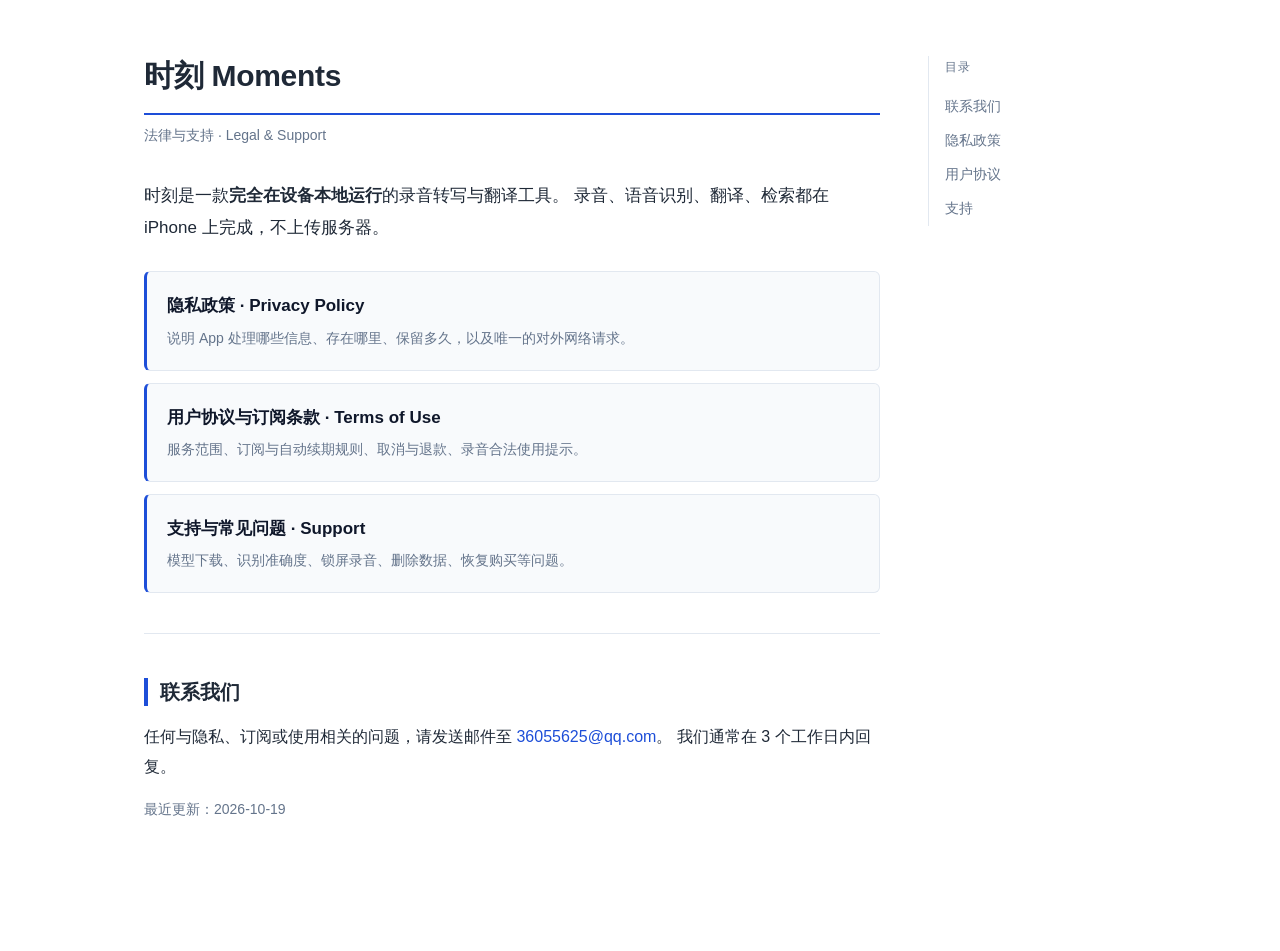
<file: index.html>
<!DOCTYPE html>
<html lang="zh-CN">
<head>
<meta charset="utf-8">
<meta name="viewport" content="width=device-width, initial-scale=1">
<title>时刻 Moments · 法律与支持</title>
<link rel="stylesheet" href="style.css">
</head>
<body>
<div class="wrap">
  <article class="hero">
    <h1>时刻 Moments</h1>
    <p class="meta">法律与支持 · Legal &amp; Support</p>

    <p class="lead">
      时刻是一款<b>完全在设备本地运行</b>的录音转写与翻译工具。
      录音、语音识别、翻译、检索都在 iPhone 上完成，不上传服务器。
    </p>

    <div class="links">
      <a class="link-item" href="privacy.html">
        <div class="t">隐私政策 · Privacy Policy</div>
        <div class="d">说明 App 处理哪些信息、存在哪里、保留多久，以及唯一的对外网络请求。</div>
      </a>

      <a class="link-item" href="terms.html">
        <div class="t">用户协议与订阅条款 · Terms of Use</div>
        <div class="d">服务范围、订阅与自动续期规则、取消与退款、录音合法使用提示。</div>
      </a>

      <a class="link-item" href="support.html">
        <div class="t">支持与常见问题 · Support</div>
        <div class="d">模型下载、识别准确度、锁屏录音、删除数据、恢复购买等问题。</div>
      </a>
    </div>

    <hr>

    <h2 id="contact">联系我们</h2>
    <p>任何与隐私、订阅或使用相关的问题，请发送邮件至
      <a href="mailto:36055625@qq.com">36055625@qq.com</a>。
      我们通常在 3 个工作日内回复。</p>

    <p class="meta">最近更新：2026-10-19</p>
  </article>

  <nav class="toc">
    <div class="toc-title">目录</div>
    <a href="#contact">联系我们</a>
    <a href="privacy.html">隐私政策</a>
    <a href="terms.html">用户协议</a>
    <a href="support.html">支持</a>
  </nav>
</div>
</body>
</html>
</file>
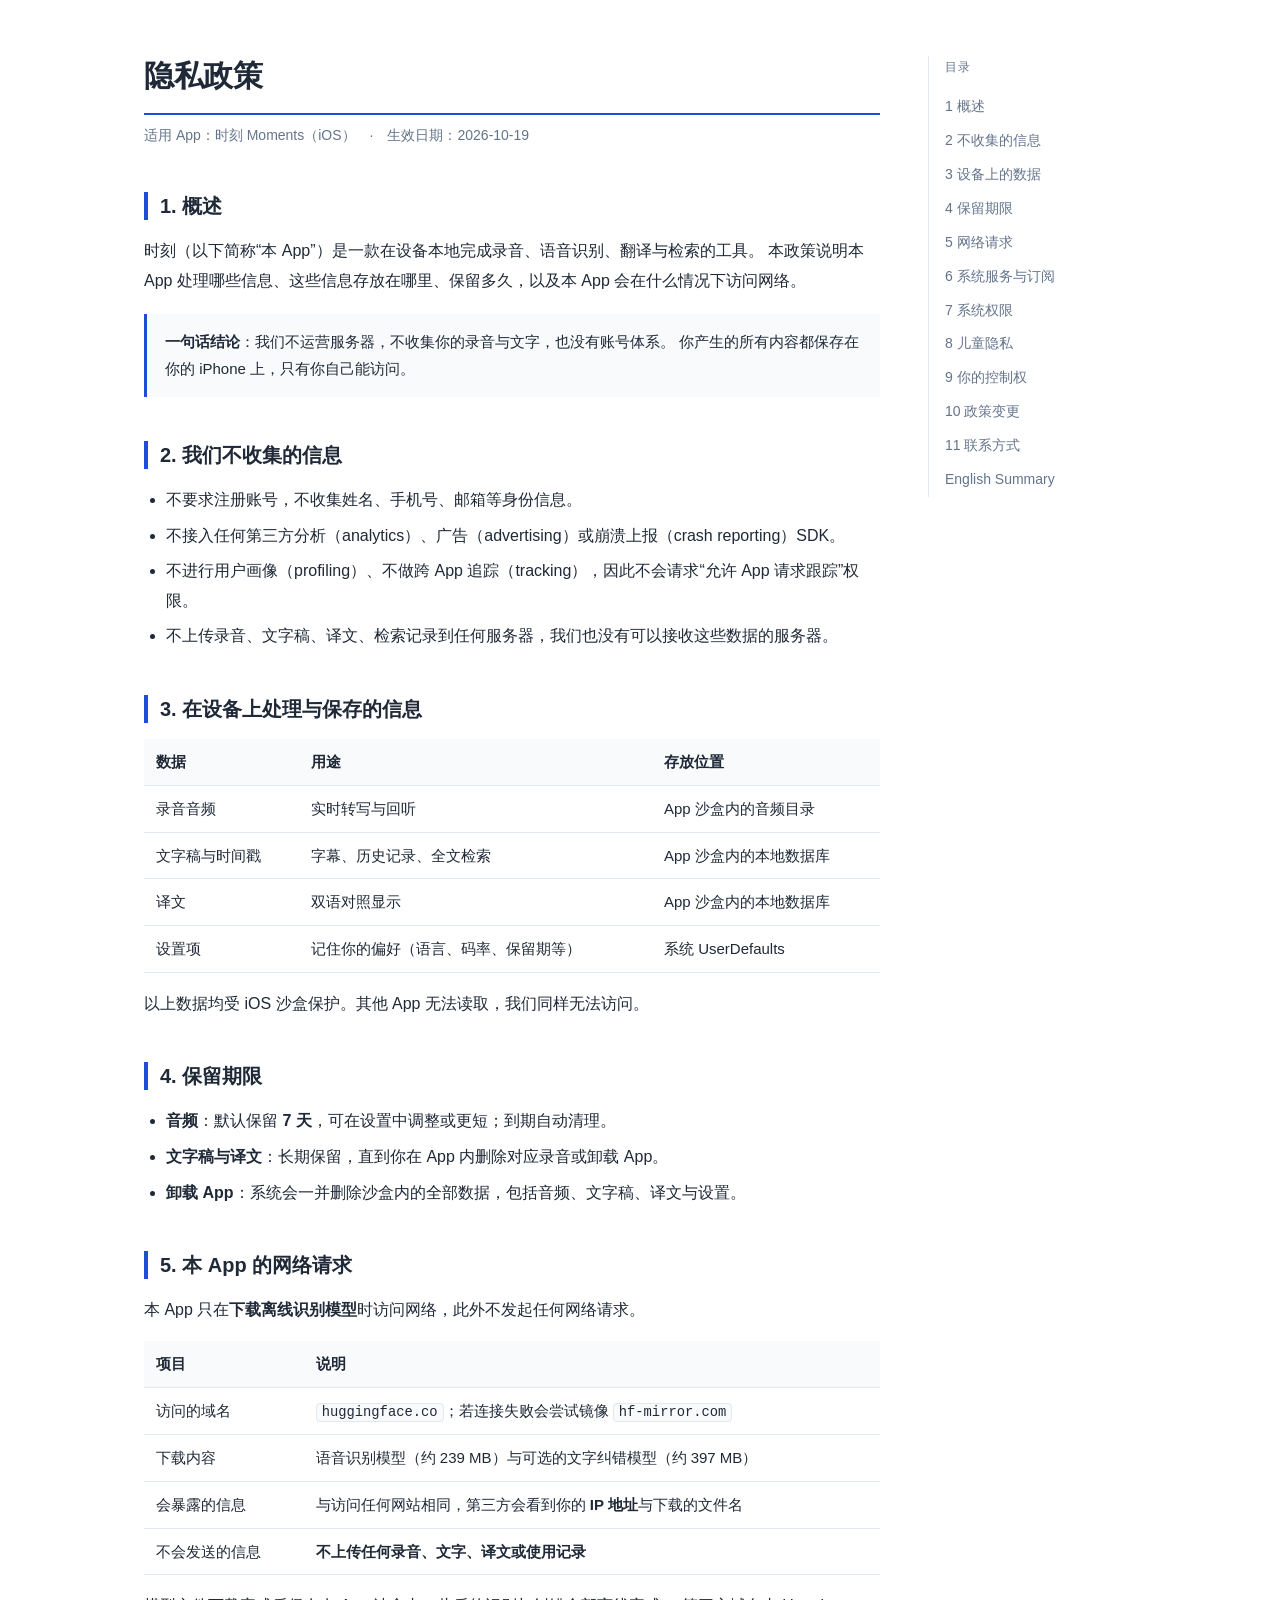
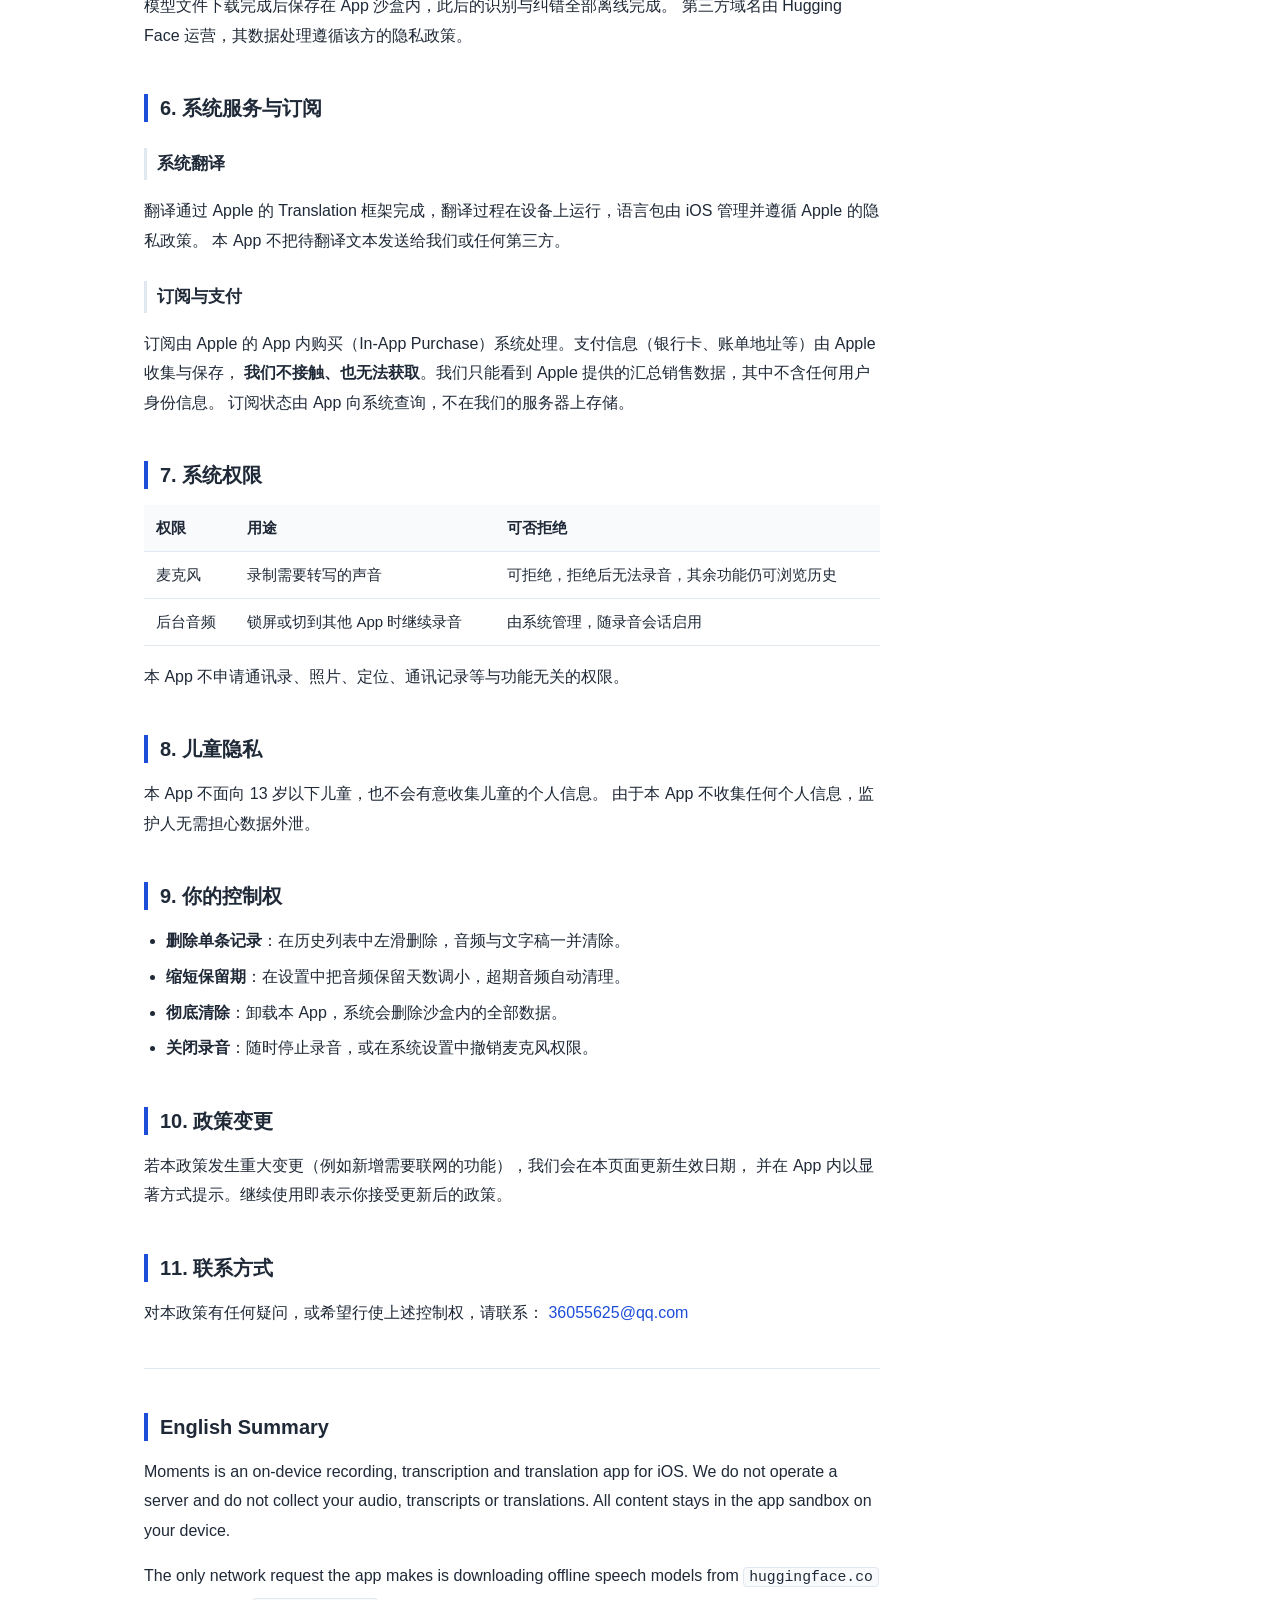
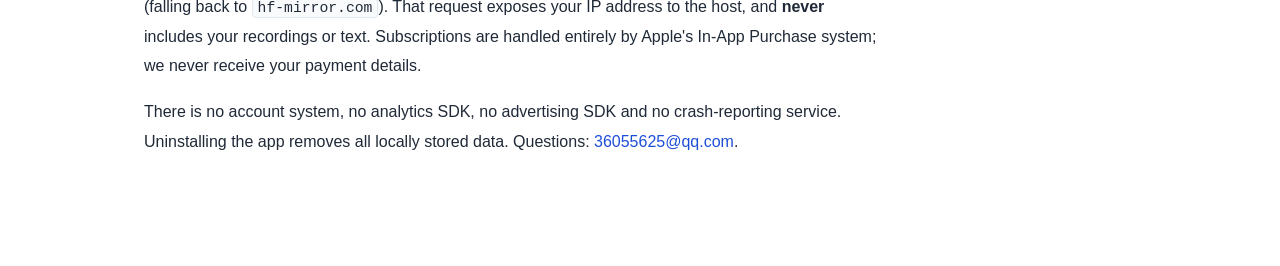
<file: privacy.html>
<!DOCTYPE html>
<html lang="zh-CN">
<head>
<meta charset="utf-8">
<meta name="viewport" content="width=device-width, initial-scale=1">
<title>隐私政策 · 时刻 Moments</title>
<link rel="stylesheet" href="style.css">
</head>
<body>
<div class="wrap">
  <article>
    <h1>隐私政策</h1>
    <p class="meta">适用 App：时刻 Moments（iOS）　·　生效日期：2026-10-19</p>

    <h2 id="overview">1. 概述</h2>
    <p>
      时刻（以下简称“本 App”）是一款在设备本地完成录音、语音识别、翻译与检索的工具。
      本政策说明本 App 处理哪些信息、这些信息存放在哪里、保留多久，以及本 App 会在什么情况下访问网络。
    </p>
    <div class="card">
      <p><b>一句话结论</b>：我们不运营服务器，不收集你的录音与文字，也没有账号体系。
        你产生的所有内容都保存在你的 iPhone 上，只有你自己能访问。</p>
    </div>

    <h2 id="no-collect">2. 我们不收集的信息</h2>
    <ul>
      <li>不要求注册账号，不收集姓名、手机号、邮箱等身份信息。</li>
      <li>不接入任何第三方分析（analytics）、广告（advertising）或崩溃上报（crash reporting）SDK。</li>
      <li>不进行用户画像（profiling）、不做跨 App 追踪（tracking），因此不会请求“允许 App 请求跟踪”权限。</li>
      <li>不上传录音、文字稿、译文、检索记录到任何服务器，我们也没有可以接收这些数据的服务器。</li>
    </ul>

    <h2 id="local-data">3. 在设备上处理与保存的信息</h2>
    <table>
      <thead>
        <tr><th>数据</th><th>用途</th><th>存放位置</th></tr>
      </thead>
      <tbody>
        <tr>
          <td>录音音频</td>
          <td>实时转写与回听</td>
          <td>App 沙盒内的音频目录</td>
        </tr>
        <tr>
          <td>文字稿与时间戳</td>
          <td>字幕、历史记录、全文检索</td>
          <td>App 沙盒内的本地数据库</td>
        </tr>
        <tr>
          <td>译文</td>
          <td>双语对照显示</td>
          <td>App 沙盒内的本地数据库</td>
        </tr>
        <tr>
          <td>设置项</td>
          <td>记住你的偏好（语言、码率、保留期等）</td>
          <td>系统 UserDefaults</td>
        </tr>
      </tbody>
    </table>
    <p>以上数据均受 iOS 沙盒保护。其他 App 无法读取，我们同样无法访问。</p>

    <h2 id="retention">4. 保留期限</h2>
    <ul>
      <li><b>音频</b>：默认保留 <b>7 天</b>，可在设置中调整或更短；到期自动清理。</li>
      <li><b>文字稿与译文</b>：长期保留，直到你在 App 内删除对应录音或卸载 App。</li>
      <li><b>卸载 App</b>：系统会一并删除沙盒内的全部数据，包括音频、文字稿、译文与设置。</li>
    </ul>

    <h2 id="network">5. 本 App 的网络请求</h2>
    <p>
      本 App 只在<b>下载离线识别模型</b>时访问网络，此外不发起任何网络请求。
    </p>
    <table>
      <thead>
        <tr><th>项目</th><th>说明</th></tr>
      </thead>
      <tbody>
        <tr>
          <td>访问的域名</td>
          <td><code>huggingface.co</code>；若连接失败会尝试镜像 <code>hf-mirror.com</code></td>
        </tr>
        <tr>
          <td>下载内容</td>
          <td>语音识别模型（约 239 MB）与可选的文字纠错模型（约 397 MB）</td>
        </tr>
        <tr>
          <td>会暴露的信息</td>
          <td>与访问任何网站相同，第三方会看到你的 <b>IP 地址</b>与下载的文件名</td>
        </tr>
        <tr>
          <td>不会发送的信息</td>
          <td><b>不上传任何录音、文字、译文或使用记录</b></td>
        </tr>
      </tbody>
    </table>
    <p>
      模型文件下载完成后保存在 App 沙盒内，此后的识别与纠错全部离线完成。
      第三方域名由 Hugging Face 运营，其数据处理遵循该方的隐私政策。
    </p>

    <h2 id="system">6. 系统服务与订阅</h2>
    <h3>系统翻译</h3>
    <p>
      翻译通过 Apple 的 Translation 框架完成，翻译过程在设备上运行，语言包由 iOS 管理并遵循 Apple 的隐私政策。
      本 App 不把待翻译文本发送给我们或任何第三方。
    </p>
    <h3>订阅与支付</h3>
    <p>
      订阅由 Apple 的 App 内购买（In-App Purchase）系统处理。支付信息（银行卡、账单地址等）由 Apple 收集与保存，
      <b>我们不接触、也无法获取</b>。我们只能看到 Apple 提供的汇总销售数据，其中不含任何用户身份信息。
      订阅状态由 App 向系统查询，不在我们的服务器上存储。
    </p>

    <h2 id="permissions">7. 系统权限</h2>
    <table>
      <thead>
        <tr><th>权限</th><th>用途</th><th>可否拒绝</th></tr>
      </thead>
      <tbody>
        <tr>
          <td>麦克风</td>
          <td>录制需要转写的声音</td>
          <td>可拒绝，拒绝后无法录音，其余功能仍可浏览历史</td>
        </tr>
        <tr>
          <td>后台音频</td>
          <td>锁屏或切到其他 App 时继续录音</td>
          <td>由系统管理，随录音会话启用</td>
        </tr>
      </tbody>
    </table>
    <p>本 App 不申请通讯录、照片、定位、通讯记录等与功能无关的权限。</p>

    <h2 id="children">8. 儿童隐私</h2>
    <p>
      本 App 不面向 13 岁以下儿童，也不会有意收集儿童的个人信息。
      由于本 App 不收集任何个人信息，监护人无需担心数据外泄。
    </p>

    <h2 id="rights">9. 你的控制权</h2>
    <ul>
      <li><b>删除单条记录</b>：在历史列表中左滑删除，音频与文字稿一并清除。</li>
      <li><b>缩短保留期</b>：在设置中把音频保留天数调小，超期音频自动清理。</li>
      <li><b>彻底清除</b>：卸载本 App，系统会删除沙盒内的全部数据。</li>
      <li><b>关闭录音</b>：随时停止录音，或在系统设置中撤销麦克风权限。</li>
    </ul>

    <h2 id="changes">10. 政策变更</h2>
    <p>
      若本政策发生重大变更（例如新增需要联网的功能），我们会在本页面更新生效日期，
      并在 App 内以显著方式提示。继续使用即表示你接受更新后的政策。
    </p>

    <h2 id="contact">11. 联系方式</h2>
    <p>
      对本政策有任何疑问，或希望行使上述控制权，请联系：
      <a href="mailto:36055625@qq.com">36055625@qq.com</a>
    </p>

    <hr>

    <h2 id="english">English Summary</h2>
    <p>
      Moments is an on-device recording, transcription and translation app for iOS.
      We do not operate a server and do not collect your audio, transcripts or translations.
      All content stays in the app sandbox on your device.
    </p>
    <p>
      The only network request the app makes is downloading offline speech models from
      <code>huggingface.co</code> (falling back to <code>hf-mirror.com</code>).
      That request exposes your IP address to the host, and <b>never</b> includes your recordings or text.
      Subscriptions are handled entirely by Apple's In-App Purchase system; we never receive your payment details.
    </p>
    <p>
      There is no account system, no analytics SDK, no advertising SDK and no crash-reporting service.
      Uninstalling the app removes all locally stored data. Questions:
      <a href="mailto:36055625@qq.com">36055625@qq.com</a>.
    </p>
  </article>

  <nav class="toc">
    <div class="toc-title">目录</div>
    <a href="#overview">1 概述</a>
    <a href="#no-collect">2 不收集的信息</a>
    <a href="#local-data">3 设备上的数据</a>
    <a href="#retention">4 保留期限</a>
    <a href="#network">5 网络请求</a>
    <a href="#system">6 系统服务与订阅</a>
    <a href="#permissions">7 系统权限</a>
    <a href="#children">8 儿童隐私</a>
    <a href="#rights">9 你的控制权</a>
    <a href="#changes">10 政策变更</a>
    <a href="#contact">11 联系方式</a>
    <a href="#english">English Summary</a>
  </nav>
</div>
</body>
</html>
</file>
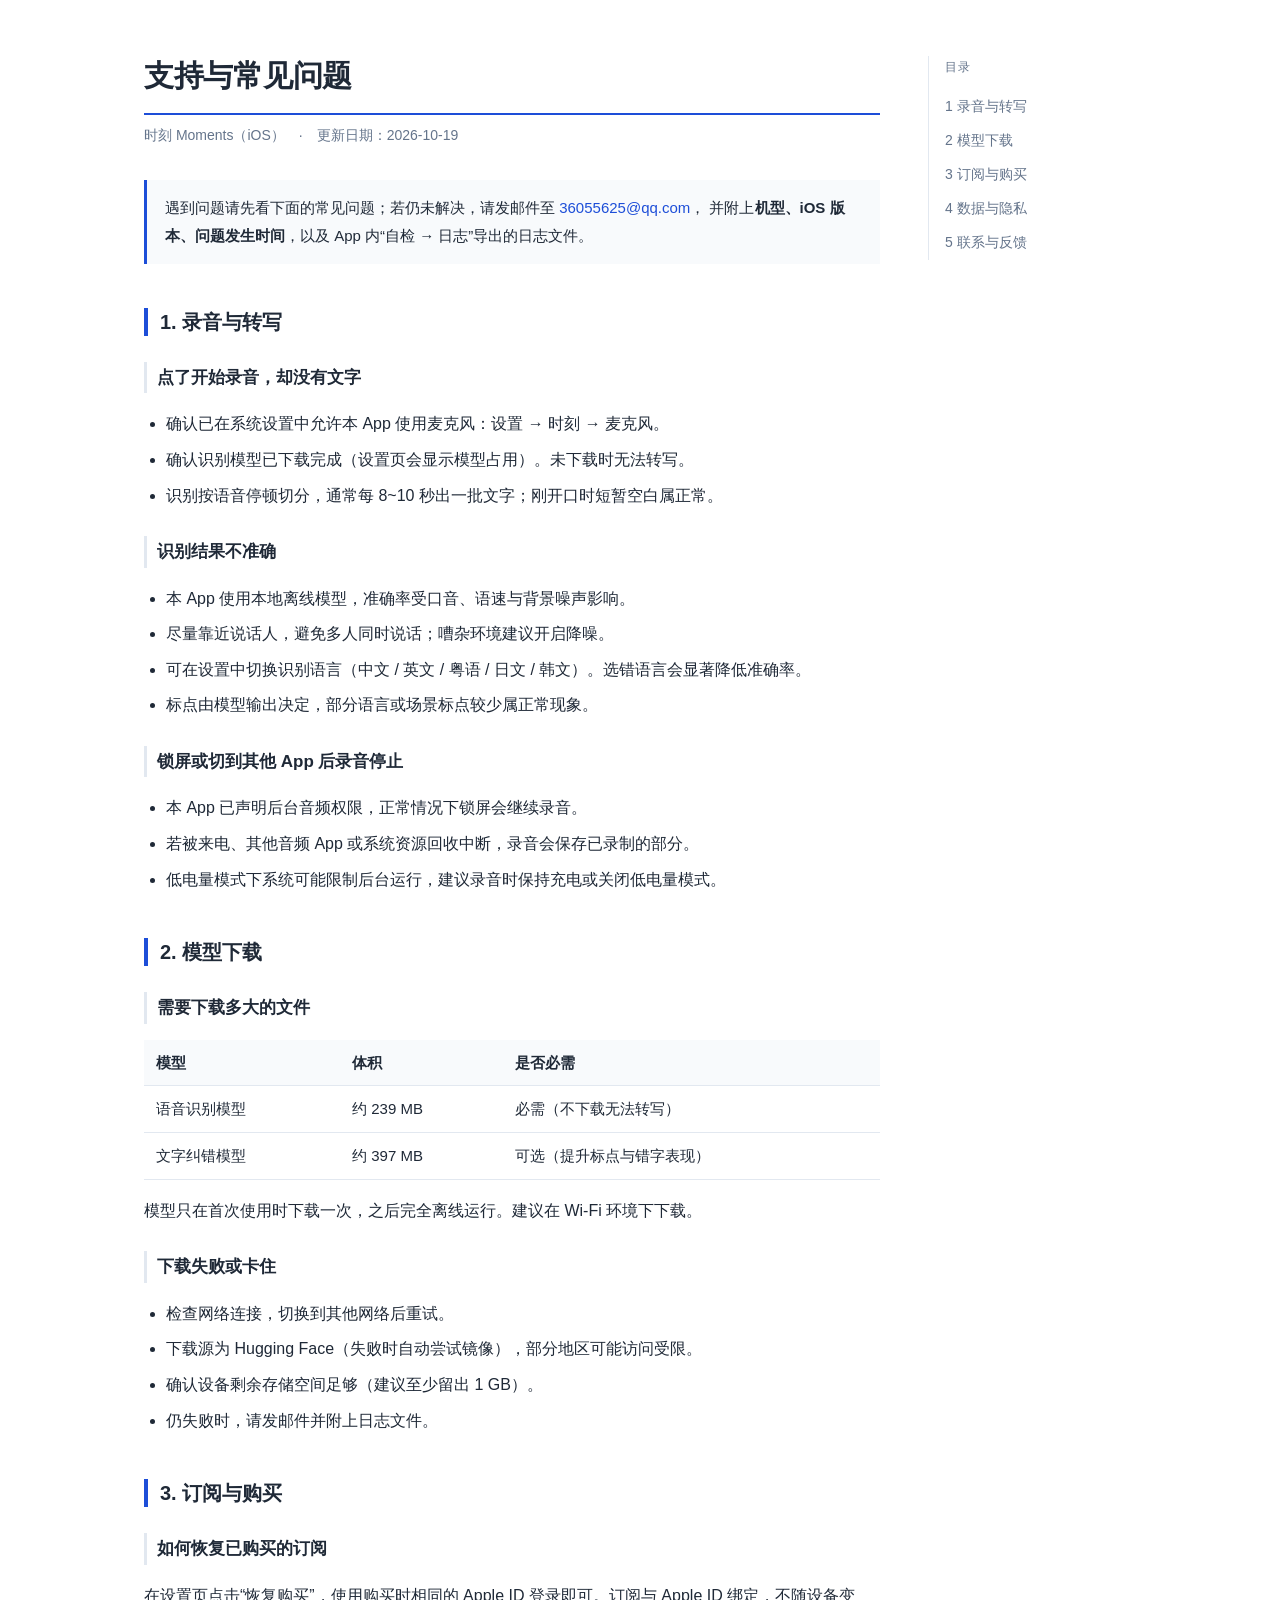
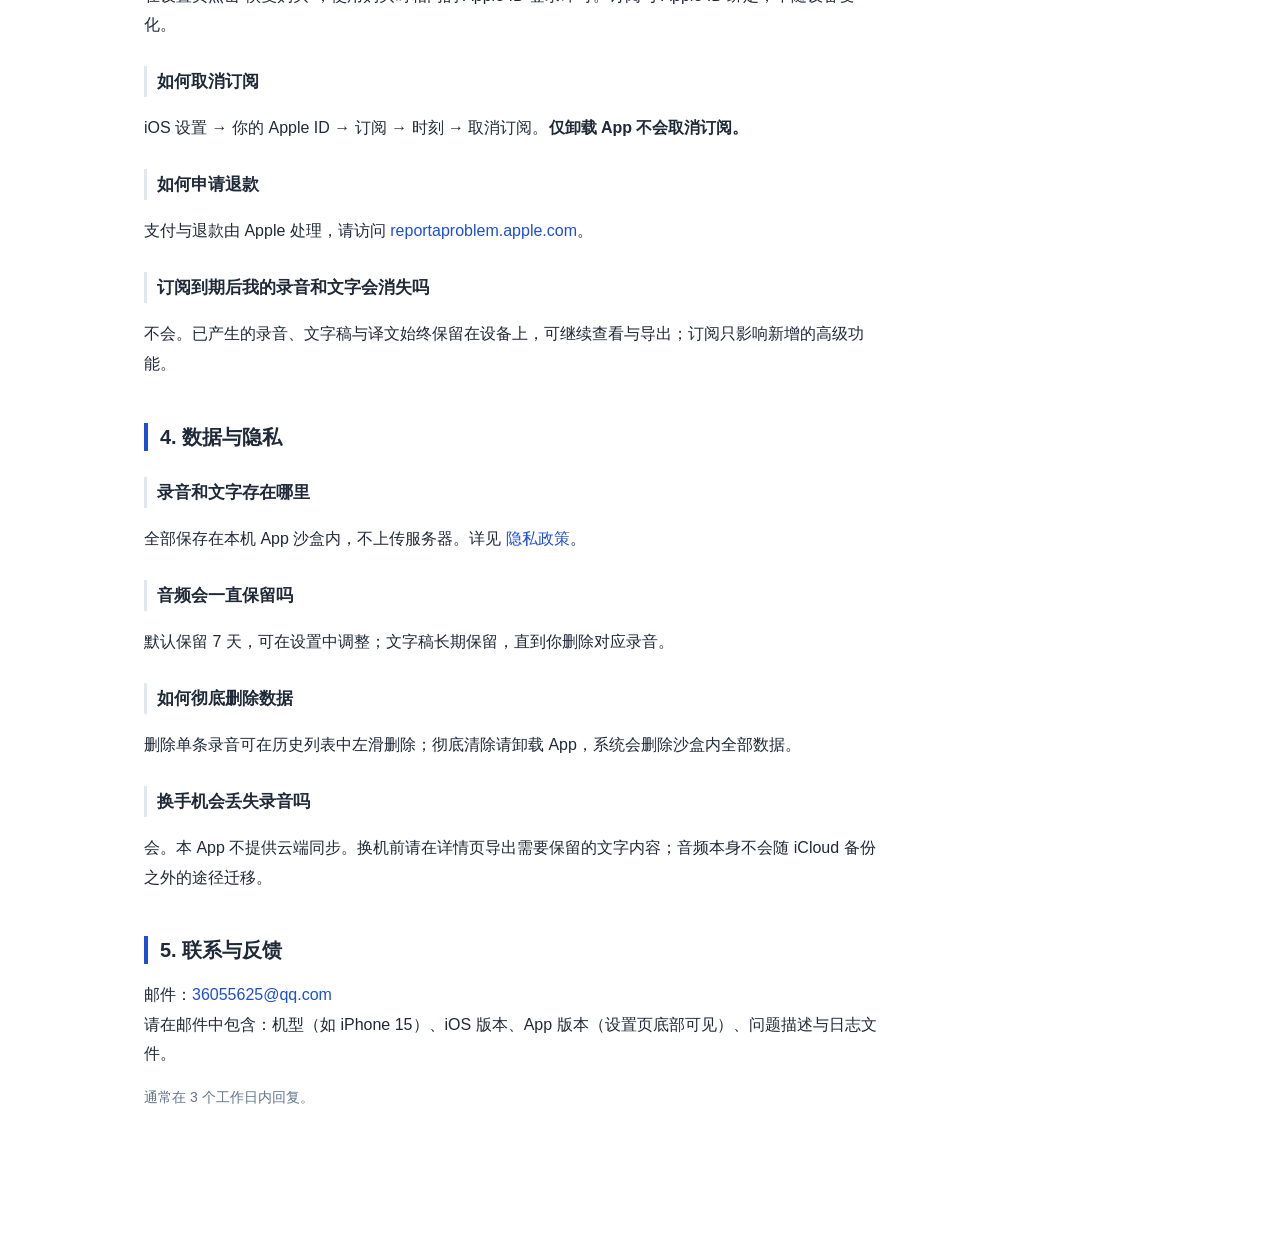
<file: support.html>
<!DOCTYPE html>
<html lang="zh-CN">
<head>
<meta charset="utf-8">
<meta name="viewport" content="width=device-width, initial-scale=1">
<title>支持与常见问题 · 时刻 Moments</title>
<link rel="stylesheet" href="style.css">
</head>
<body>
<div class="wrap">
  <article>
    <h1>支持与常见问题</h1>
    <p class="meta">时刻 Moments（iOS）　·　更新日期：2026-10-19</p>

    <div class="card">
      <p>遇到问题请先看下面的常见问题；若仍未解决，请发邮件至
        <a href="mailto:36055625@qq.com">36055625@qq.com</a>，
        并附上<b>机型、iOS 版本、问题发生时间</b>，以及 App 内“自检 → 日志”导出的日志文件。</p>
    </div>

    <h2 id="record">1. 录音与转写</h2>

    <h3>点了开始录音，却没有文字</h3>
    <ul>
      <li>确认已在系统设置中允许本 App 使用麦克风：设置 → 时刻 → 麦克风。</li>
      <li>确认识别模型已下载完成（设置页会显示模型占用）。未下载时无法转写。</li>
      <li>识别按语音停顿切分，通常每 8~10 秒出一批文字；刚开口时短暂空白属正常。</li>
    </ul>

    <h3>识别结果不准确</h3>
    <ul>
      <li>本 App 使用本地离线模型，准确率受口音、语速与背景噪声影响。</li>
      <li>尽量靠近说话人，避免多人同时说话；嘈杂环境建议开启降噪。</li>
      <li>可在设置中切换识别语言（中文 / 英文 / 粤语 / 日文 / 韩文）。选错语言会显著降低准确率。</li>
      <li>标点由模型输出决定，部分语言或场景标点较少属正常现象。</li>
    </ul>

    <h3>锁屏或切到其他 App 后录音停止</h3>
    <ul>
      <li>本 App 已声明后台音频权限，正常情况下锁屏会继续录音。</li>
      <li>若被来电、其他音频 App 或系统资源回收中断，录音会保存已录制的部分。</li>
      <li>低电量模式下系统可能限制后台运行，建议录音时保持充电或关闭低电量模式。</li>
    </ul>

    <h2 id="model">2. 模型下载</h2>

    <h3>需要下载多大的文件</h3>
    <table>
      <thead><tr><th>模型</th><th>体积</th><th>是否必需</th></tr></thead>
      <tbody>
        <tr><td>语音识别模型</td><td>约 239 MB</td><td>必需（不下载无法转写）</td></tr>
        <tr><td>文字纠错模型</td><td>约 397 MB</td><td>可选（提升标点与错字表现）</td></tr>
      </tbody>
    </table>
    <p>模型只在首次使用时下载一次，之后完全离线运行。建议在 Wi-Fi 环境下下载。</p>

    <h3>下载失败或卡住</h3>
    <ul>
      <li>检查网络连接，切换到其他网络后重试。</li>
      <li>下载源为 Hugging Face（失败时自动尝试镜像），部分地区可能访问受限。</li>
      <li>确认设备剩余存储空间足够（建议至少留出 1 GB）。</li>
      <li>仍失败时，请发邮件并附上日志文件。</li>
    </ul>

    <h2 id="subscription">3. 订阅与购买</h2>

    <h3>如何恢复已购买的订阅</h3>
    <p>在设置页点击“恢复购买”，使用购买时相同的 Apple ID 登录即可。订阅与 Apple ID 绑定，不随设备变化。</p>

    <h3>如何取消订阅</h3>
    <p>iOS 设置 → 你的 Apple ID → 订阅 → 时刻 → 取消订阅。<b>仅卸载 App 不会取消订阅。</b></p>

    <h3>如何申请退款</h3>
    <p>支付与退款由 Apple 处理，请访问
      <a href="https://reportaproblem.apple.com" target="_blank" rel="noopener">reportaproblem.apple.com</a>。</p>

    <h3>订阅到期后我的录音和文字会消失吗</h3>
    <p>不会。已产生的录音、文字稿与译文始终保留在设备上，可继续查看与导出；订阅只影响新增的高级功能。</p>

    <h2 id="data">4. 数据与隐私</h2>

    <h3>录音和文字存在哪里</h3>
    <p>全部保存在本机 App 沙盒内，不上传服务器。详见
      <a href="privacy.html">隐私政策</a>。</p>

    <h3>音频会一直保留吗</h3>
    <p>默认保留 7 天，可在设置中调整；文字稿长期保留，直到你删除对应录音。</p>

    <h3>如何彻底删除数据</h3>
    <p>删除单条录音可在历史列表中左滑删除；彻底清除请卸载 App，系统会删除沙盒内全部数据。</p>

    <h3>换手机会丢失录音吗</h3>
    <p>会。本 App 不提供云端同步。换机前请在详情页导出需要保留的文字内容；音频本身不会随 iCloud 备份之外的途径迁移。</p>

    <h2 id="contact">5. 联系与反馈</h2>
    <p>
      邮件：<a href="mailto:36055625@qq.com">36055625@qq.com</a><br>
      请在邮件中包含：机型（如 iPhone 15）、iOS 版本、App 版本（设置页底部可见）、问题描述与日志文件。
    </p>
    <p class="meta">通常在 3 个工作日内回复。</p>
  </article>

  <nav class="toc">
    <div class="toc-title">目录</div>
    <a href="#record">1 录音与转写</a>
    <a href="#model">2 模型下载</a>
    <a href="#subscription">3 订阅与购买</a>
    <a href="#data">4 数据与隐私</a>
    <a href="#contact">5 联系与反馈</a>
  </nav>
</div>
</body>
</html>
</file>
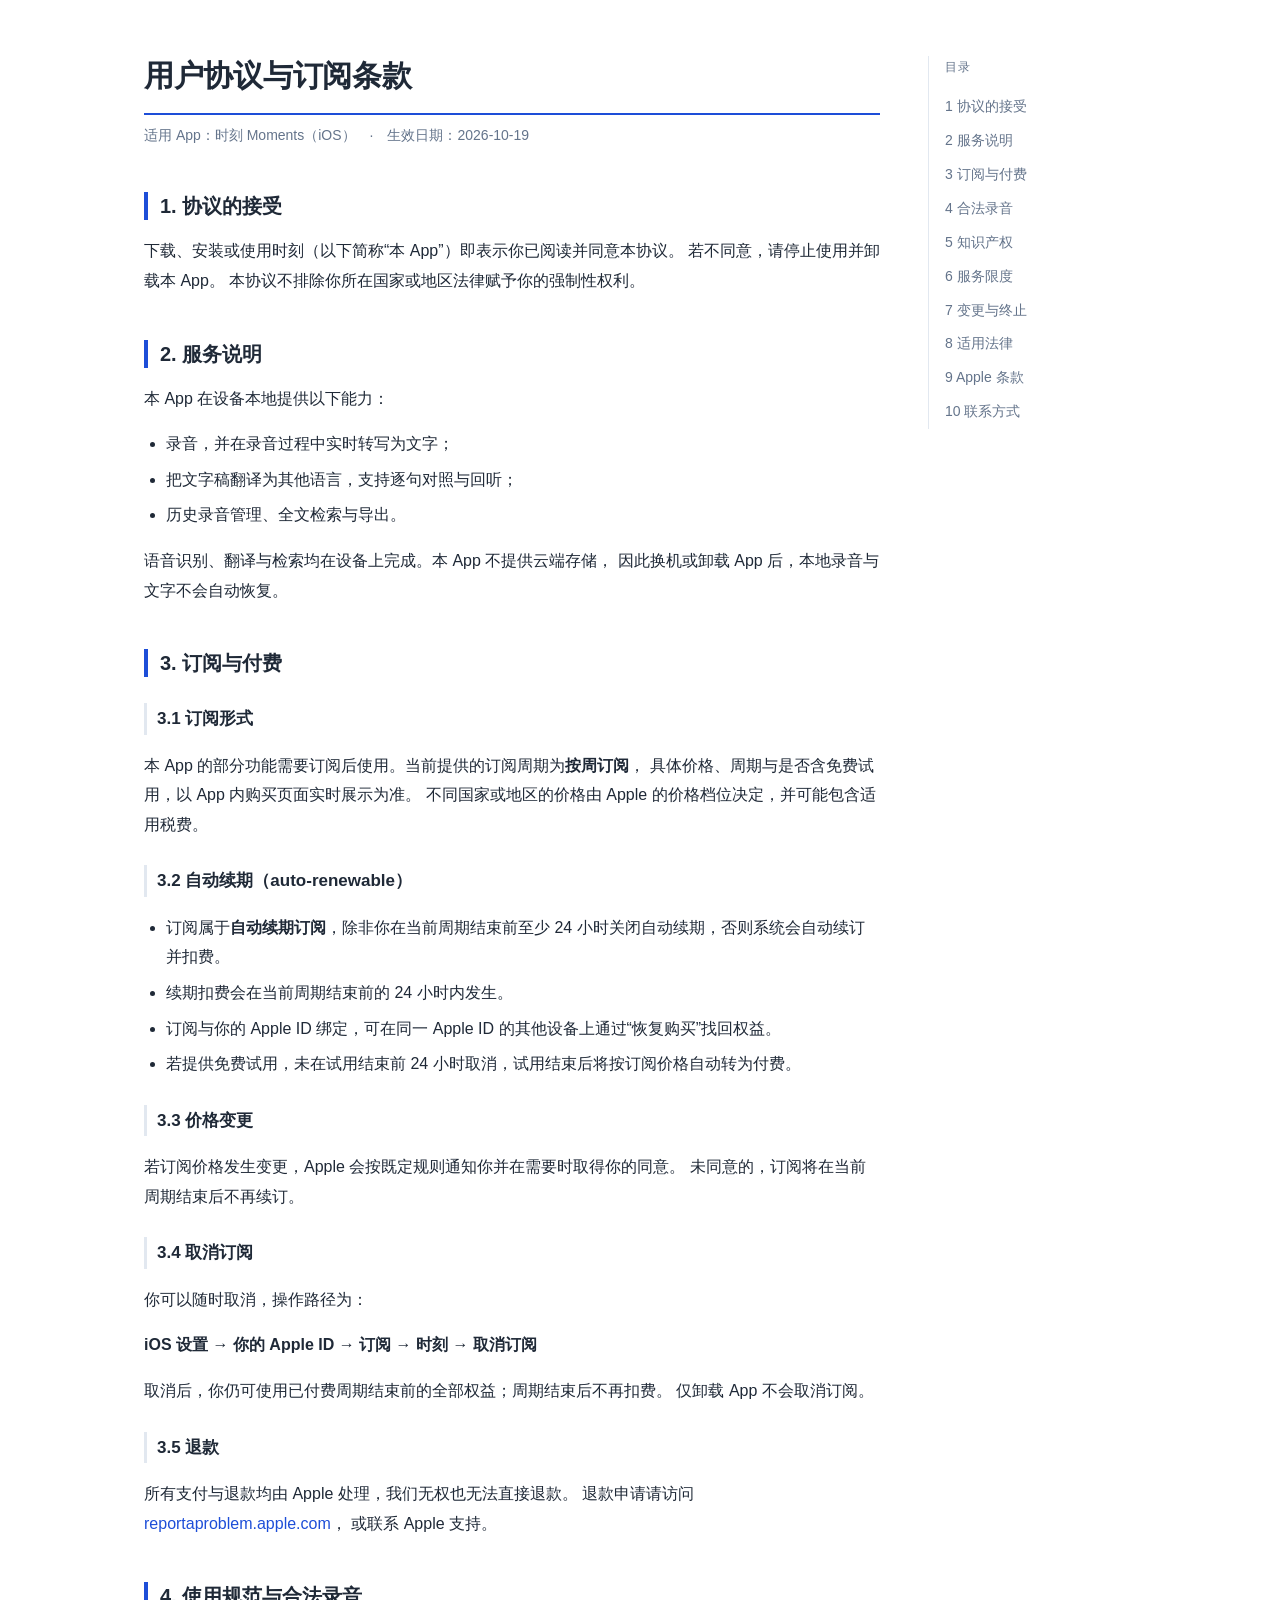
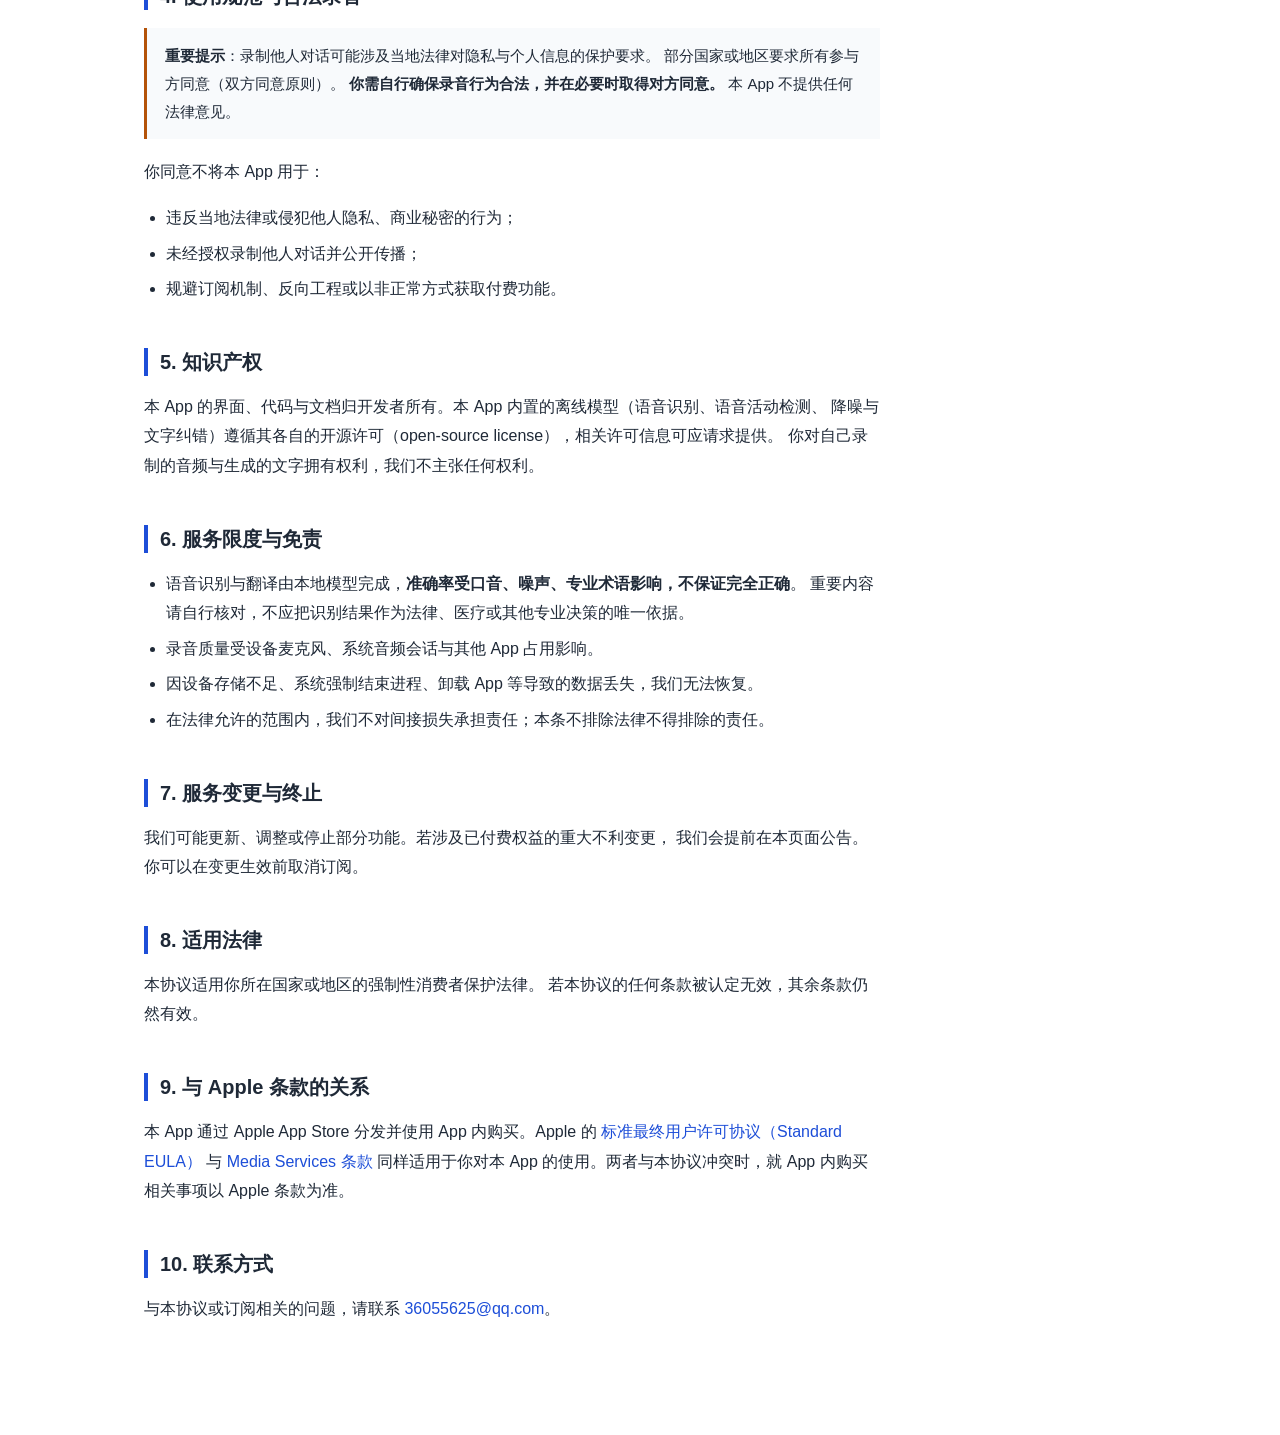
<file: terms.html>
<!DOCTYPE html>
<html lang="zh-CN">
<head>
<meta charset="utf-8">
<meta name="viewport" content="width=device-width, initial-scale=1">
<title>用户协议与订阅条款 · 时刻 Moments</title>
<link rel="stylesheet" href="style.css">
</head>
<body>
<div class="wrap">
  <article>
    <h1>用户协议与订阅条款</h1>
    <p class="meta">适用 App：时刻 Moments（iOS）　·　生效日期：2026-10-19</p>

    <h2 id="accept">1. 协议的接受</h2>
    <p>
      下载、安装或使用时刻（以下简称“本 App”）即表示你已阅读并同意本协议。
      若不同意，请停止使用并卸载本 App。
      本协议不排除你所在国家或地区法律赋予你的强制性权利。
    </p>

    <h2 id="service">2. 服务说明</h2>
    <p>本 App 在设备本地提供以下能力：</p>
    <ul>
      <li>录音，并在录音过程中实时转写为文字；</li>
      <li>把文字稿翻译为其他语言，支持逐句对照与回听；</li>
      <li>历史录音管理、全文检索与导出。</li>
    </ul>
    <p>
      语音识别、翻译与检索均在设备上完成。本 App 不提供云端存储，
      因此换机或卸载 App 后，本地录音与文字不会自动恢复。
    </p>

    <h2 id="subscription">3. 订阅与付费</h2>
    <h3>3.1 订阅形式</h3>
    <p>
      本 App 的部分功能需要订阅后使用。当前提供的订阅周期为<b>按周订阅</b>，
      具体价格、周期与是否含免费试用，以 App 内购买页面实时展示为准。
      不同国家或地区的价格由 Apple 的价格档位决定，并可能包含适用税费。
    </p>
    <h3>3.2 自动续期（auto-renewable）</h3>
    <ul>
      <li>订阅属于<b>自动续期订阅</b>，除非你在当前周期结束前至少 24 小时关闭自动续期，否则系统会自动续订并扣费。</li>
      <li>续期扣费会在当前周期结束前的 24 小时内发生。</li>
      <li>订阅与你的 Apple ID 绑定，可在同一 Apple ID 的其他设备上通过“恢复购买”找回权益。</li>
      <li>若提供免费试用，未在试用结束前 24 小时取消，试用结束后将按订阅价格自动转为付费。</li>
    </ul>
    <h3>3.3 价格变更</h3>
    <p>
      若订阅价格发生变更，Apple 会按既定规则通知你并在需要时取得你的同意。
      未同意的，订阅将在当前周期结束后不再续订。
    </p>
    <h3>3.4 取消订阅</h3>
    <p>你可以随时取消，操作路径为：</p>
    <p><b>iOS 设置 → 你的 Apple ID → 订阅 → 时刻 → 取消订阅</b></p>
    <p>
      取消后，你仍可使用已付费周期结束前的全部权益；周期结束后不再扣费。
      仅卸载 App 不会取消订阅。
    </p>
    <h3>3.5 退款</h3>
    <p>
      所有支付与退款均由 Apple 处理，我们无权也无法直接退款。
      退款申请请访问 <a href="https://reportaproblem.apple.com" target="_blank" rel="noopener">reportaproblem.apple.com</a>，
      或联系 Apple 支持。
    </p>

    <h2 id="acceptable-use">4. 使用规范与合法录音</h2>
    <div class="card warn">
      <p><b>重要提示</b>：录制他人对话可能涉及当地法律对隐私与个人信息的保护要求。
        部分国家或地区要求所有参与方同意（双方同意原则）。
        <b>你需自行确保录音行为合法，并在必要时取得对方同意。</b>
        本 App 不提供任何法律意见。</p>
    </div>
    <p>你同意不将本 App 用于：</p>
    <ul>
      <li>违反当地法律或侵犯他人隐私、商业秘密的行为；</li>
      <li>未经授权录制他人对话并公开传播；</li>
      <li>规避订阅机制、反向工程或以非正常方式获取付费功能。</li>
    </ul>

    <h2 id="ip">5. 知识产权</h2>
    <p>
      本 App 的界面、代码与文档归开发者所有。本 App 内置的离线模型（语音识别、语音活动检测、
      降噪与文字纠错）遵循其各自的开源许可（open-source license），相关许可信息可应请求提供。
      你对自己录制的音频与生成的文字拥有权利，我们不主张任何权利。
    </p>

    <h2 id="disclaimer">6. 服务限度与免责</h2>
    <ul>
      <li>语音识别与翻译由本地模型完成，<b>准确率受口音、噪声、专业术语影响，不保证完全正确</b>。
        重要内容请自行核对，不应把识别结果作为法律、医疗或其他专业决策的唯一依据。</li>
      <li>录音质量受设备麦克风、系统音频会话与其他 App 占用影响。</li>
      <li>因设备存储不足、系统强制结束进程、卸载 App 等导致的数据丢失，我们无法恢复。</li>
      <li>在法律允许的范围内，我们不对间接损失承担责任；本条不排除法律不得排除的责任。</li>
    </ul>

    <h2 id="changes">7. 服务变更与终止</h2>
    <p>
      我们可能更新、调整或停止部分功能。若涉及已付费权益的重大不利变更，
      我们会提前在本页面公告。你可以在变更生效前取消订阅。
    </p>

    <h2 id="law">8. 适用法律</h2>
    <p>
      本协议适用你所在国家或地区的强制性消费者保护法律。
      若本协议的任何条款被认定无效，其余条款仍然有效。
    </p>

    <h2 id="apple">9. 与 Apple 条款的关系</h2>
    <p>
      本 App 通过 Apple App Store 分发并使用 App 内购买。Apple 的
      <a href="https://www.apple.com/legal/internet-services/itunes/dev/stdeula/" target="_blank" rel="noopener">标准最终用户许可协议（Standard EULA）</a>
      与
      <a href="https://www.apple.com/legal/internet-services/itunes/" target="_blank" rel="noopener">Media Services 条款</a>
      同样适用于你对本 App 的使用。两者与本协议冲突时，就 App 内购买相关事项以 Apple 条款为准。
    </p>

    <h2 id="contact">10. 联系方式</h2>
    <p>
      与本协议或订阅相关的问题，请联系
      <a href="mailto:36055625@qq.com">36055625@qq.com</a>。
    </p>
  </article>

  <nav class="toc">
    <div class="toc-title">目录</div>
    <a href="#accept">1 协议的接受</a>
    <a href="#service">2 服务说明</a>
    <a href="#subscription">3 订阅与付费</a>
    <a href="#acceptable-use">4 合法录音</a>
    <a href="#ip">5 知识产权</a>
    <a href="#disclaimer">6 服务限度</a>
    <a href="#changes">7 变更与终止</a>
    <a href="#law">8 适用法律</a>
    <a href="#apple">9 Apple 条款</a>
    <a href="#contact">10 联系方式</a>
  </nav>
</div>
</body>
</html>
</file>
<file: style.css>
/* 时刻 Moments —— 法务与支持页共用样式
 *
 * 设计取舍（2026-10-19）：
 *   项目内部的 HTML 文档统一用 slate 灰阶暗色。这两个法务页**刻意例外**用浅色，
 *   因为它们面向 App Store 审核员与外部用户：浅色更符合阅读、打印与截图留证习惯。
 *   右侧固定 TOC + 锚点跳转仍按项目约定保留，只是配色不同。
 *
 * 只用系统字体与纯 CSS，不引任何外部资源：Pages 上零依赖，离线也能看。
 */

:root {
  --bg: #ffffff;
  --panel: #f8fafc;
  --fg: #1f2937;
  --muted: #64748b;
  --line: #e2e8f0;
  --accent: #1d4ed8;
  --warn: #b45309;
  color-scheme: light;
}

* { box-sizing: border-box; }

html { scroll-behavior: smooth; }

body {
  margin: 0;
  background: var(--bg);
  color: var(--fg);
  font: 16px/1.85 -apple-system, BlinkMacSystemFont, "Segoe UI", Roboto,
        "PingFang SC", "Hiragino Sans GB", "Microsoft YaHei", sans-serif;
  -webkit-font-smoothing: antialiased;
}

.wrap {
  max-width: 1040px;
  margin: 0 auto;
  padding: 56px 24px 96px;
  display: grid;
  grid-template-columns: minmax(0, 1fr) 208px;
  gap: 48px;
  align-items: start;
}

/* ── 正文 ───────────────────────────────────────────────── */

article { min-width: 0; }

h1 {
  font-size: 30px;
  line-height: 1.35;
  margin: 0 0 8px;
  padding-bottom: 16px;
  border-bottom: 2px solid var(--accent);
  letter-spacing: -0.01em;
}

.meta {
  color: var(--muted);
  font-size: 14px;
  margin: 0 0 32px;
}

h2 {
  font-size: 20px;
  margin: 44px 0 12px;
  padding-left: 12px;
  border-left: 4px solid var(--accent);
  line-height: 1.4;
}

h3 {
  font-size: 17px;
  margin: 26px 0 8px;
  padding-left: 10px;
  border-left: 3px solid var(--line);
}

p, li { color: var(--fg); }

ul, ol { padding-left: 22px; }

li { margin: 6px 0; }

strong { color: #0f172a; }

a { color: var(--accent); text-decoration: none; }

a:hover { text-decoration: underline; }

code {
  font-family: ui-monospace, SFMono-Regular, Menlo, Consolas, monospace;
  font-size: 0.92em;
  background: var(--panel);
  border: 1px solid var(--line);
  border-radius: 4px;
  padding: 1px 5px;
}

.card {
  background: var(--panel);
  border-left: 3px solid var(--accent);
  padding: 14px 18px;
  margin: 18px 0;
  font-size: 15px;
}

.card.warn { border-left-color: var(--warn); }

.card p:first-child { margin-top: 0; }
.card p:last-child { margin-bottom: 0; }

table {
  width: 100%;
  border-collapse: collapse;
  margin: 16px 0;
  font-size: 15px;
}

th, td {
  text-align: left;
  padding: 9px 12px;
  border-bottom: 1px solid var(--line);
  vertical-align: top;
}

th { background: var(--panel); font-weight: 600; }

hr {
  border: 0;
  border-top: 1px solid var(--line);
  margin: 40px 0;
}

/* ── 右侧固定目录 ───────────────────────────────────────── */

nav.toc {
  position: sticky;
  top: 40px;
  font-size: 14px;
  border-left: 1px solid var(--line);
  padding-left: 16px;
}

nav.toc .toc-title {
  color: var(--muted);
  font-size: 12px;
  letter-spacing: 0.08em;
  text-transform: uppercase;
  margin-bottom: 12px;
}

nav.toc a {
  display: block;
  color: var(--muted);
  padding: 4px 0;
}

nav.toc a:hover { color: var(--accent); }

/* ── 落地页 ─────────────────────────────────────────────── */

.hero p.lead {
  font-size: 17px;
  color: var(--fg);
}

.links { margin-top: 28px; }

.link-item {
  display: block;
  padding: 18px 20px;
  margin: 12px 0;
  background: var(--panel);
  border: 1px solid var(--line);
  border-left: 3px solid var(--accent);
  border-radius: 6px;
}

.link-item .t { font-size: 17px; font-weight: 600; color: #0f172a; }
.link-item .d { font-size: 14px; color: var(--muted); margin-top: 4px; }

/* ── 窄屏 ───────────────────────────────────────────────── */

@media (max-width: 900px) {
  .wrap {
    grid-template-columns: 1fr;
    gap: 24px;
    padding: 36px 20px 72px;
  }
  nav.toc {
    position: static;
    border-left: 0;
    border-top: 1px solid var(--line);
    padding: 14px 0 0;
    order: -1;
  }
  nav.toc a { display: inline-block; margin-right: 14px; }
}

/* ── 打印 ───────────────────────────────────────────────── */

@media print {
  nav.toc { display: none; }
  .wrap { display: block; max-width: none; padding: 0; }
  body { font-size: 12pt; }
  a { color: #000; text-decoration: none; }
  h1 { border-bottom: 1px solid #000; }
  h2 { border-left: 3px solid #000; }
  -webkit-print-color-adjust: exact;
  print-color-adjust: exact;
}
</file>
